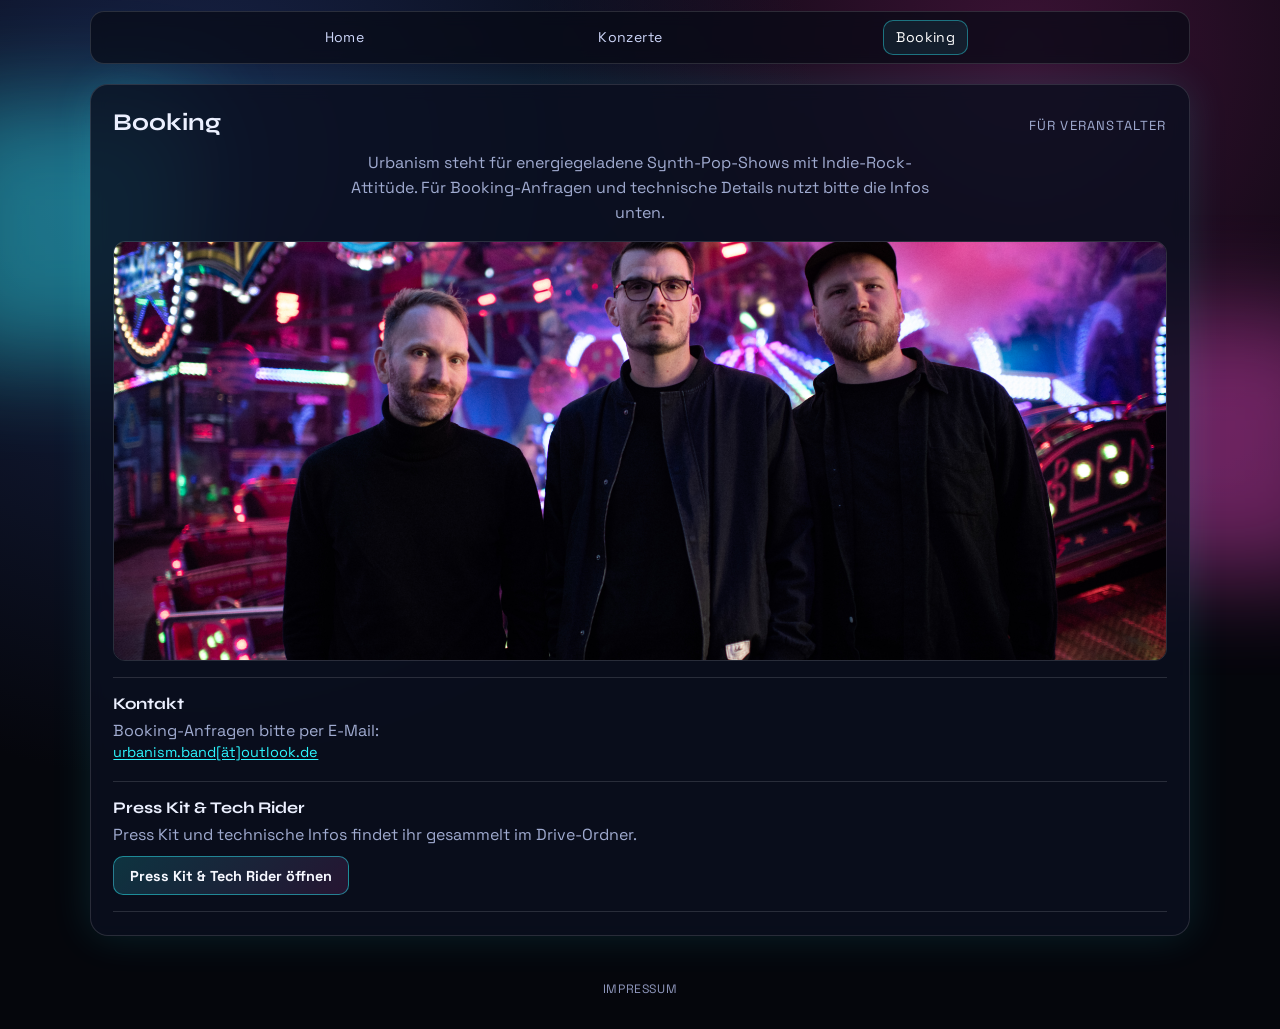
<file: booking.html>
<!doctype html>
<html lang="de">
  <head>
    <meta charset="utf-8" />
    <meta name="viewport" content="width=device-width, initial-scale=1" />
    <link rel="icon" type="image/svg+xml" href="static/images/logos/favicon.svg" />
    <title>Urbanism - Synth Pop aus Kassel</title>
    <meta name="description" content="Booking, Press Kit und Tech Rider für Urbanism (Synth Pop / 80s Glow aus Kassel)." />
    <meta name="robots" content="index,follow" />
    <meta name="theme-color" content="#05060c" />
    <link rel="canonical" href="https://sh0rtcircuit.github.io/urbanism_website/booking.html" />

    <meta property="og:type" content="website" />
    <meta property="og:locale" content="de_DE" />
    <meta property="og:site_name" content="Urbanism" />
    <meta property="og:title" content="Urbanism - Booking" />
    <meta property="og:description" content="Booking, Press Kit und Tech Rider für Urbanism aus Kassel." />
    <meta property="og:url" content="https://sh0rtcircuit.github.io/urbanism_website/booking.html" />
    <meta property="og:image" content="https://sh0rtcircuit.github.io/urbanism_website/static/images/photos/DSC_5221.jpg" />
    <meta property="og:image:alt" content="Urbanism Booking" />

    <meta name="twitter:card" content="summary_large_image" />
    <meta name="twitter:title" content="Urbanism - Booking" />
    <meta name="twitter:description" content="Booking, Press Kit und Tech Rider für Urbanism aus Kassel." />
    <meta name="twitter:image" content="https://sh0rtcircuit.github.io/urbanism_website/static/images/photos/DSC_5221.jpg" />
    <link rel="preconnect" href="https://fonts.googleapis.com" />
    <link rel="preconnect" href="https://fonts.gstatic.com" crossorigin />
    <link
      href="https://fonts.googleapis.com/css2?family=Space+Grotesk:wght@400;500;700&family=Syne:wght@500;700;800&display=swap"
      rel="stylesheet"
    />
    <link
      rel="stylesheet"
      href="https://cdn.jsdelivr.net/npm/bootstrap-icons@1.11.3/font/bootstrap-icons.min.css"
    />
    <link rel="stylesheet" href="static/css/styles.css" />
  </head>
  <body>
    <div class="bg-glow bg-glow-1"></div>
    <div class="bg-glow bg-glow-2"></div>

    <header class="site-nav-wrap">
      <nav class="site-nav">
        <div class="nav-links">
          <a href="index.html">Home</a>
          <a href="concerts.html">Konzerte</a>
          <a class="active" href="booking.html">Booking</a>
        </div>
      </nav>
    </header>

    <main class="container">
      <section class="panel">
        <div class="panel-head">
          <h2>Booking</h2>
          <span>Für Veranstalter</span>
        </div>
        <p class="lead booking-lead">
          Urbanism steht für energiegeladene Synth-Pop-Shows mit Indie-Rock-Attitüde.
          Für Booking-Anfragen und technische Details nutzt bitte die Infos unten.
        </p>
        <figure class="booking-visual">
          <img src="static/images/photos/DSC_5221.jpg" alt="Urbanism Live Foto" loading="lazy" />
        </figure>
        <div class="booking-flow">
          <article class="booking-item">
            <h3>Kontakt</h3>
            <p>
              Booking-Anfragen bitte per E-Mail:<br />
              <span data-obfuscated-email>E-Mail laden ...</span>
            </p>
          </article>

          <article class="booking-item">
            <h3>Press Kit &amp; Tech Rider</h3>
            <p>Press Kit und technische Infos findet ihr gesammelt im Drive-Ordner.</p>
            <a
              class="ticket"
              href="https://drive.google.com/drive/folders/1fu4XO4aoPFYFrfldd57vi5EBe_gwH91D?usp=sharing"
              target="_blank"
              rel="noreferrer"
            >Press Kit &amp; Tech Rider öffnen</a>
          </article>
        </div>
      </section>
    </main>

    <footer class="site-footer">
      <a href="impressum.html">Impressum</a>
    </footer>

    <script src="static/js/booking-contact.js"></script>
  </body>
</html>
</file>
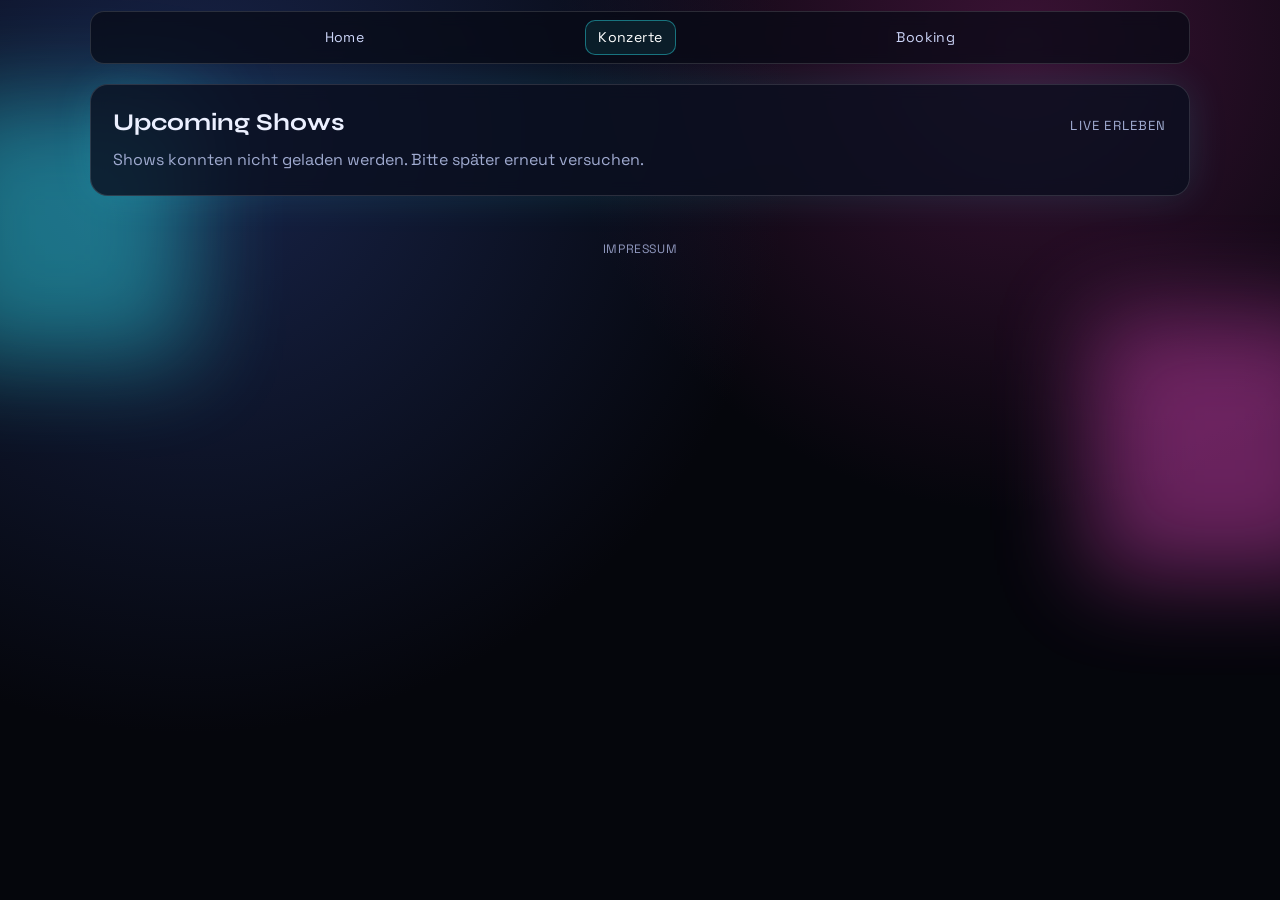
<file: concerts.html>
<!doctype html>
<html lang="de">
  <head>
    <meta charset="utf-8" />
    <meta name="viewport" content="width=device-width, initial-scale=1" />
    <link rel="icon" type="image/svg+xml" href="static/images/logos/favicon.svg" />
    <title>Urbanism - Synth Pop aus Kassel</title>
    <meta name="description" content="Upcoming Shows von Urbanism: Synth Pop / 80s Glow aus Kassel. Alle Live-Termine auf einen Blick." />
    <meta name="robots" content="index,follow" />
    <meta name="theme-color" content="#05060c" />
    <link rel="canonical" href="https://sh0rtcircuit.github.io/urbanism_website/concerts.html" />

    <meta property="og:type" content="website" />
    <meta property="og:locale" content="de_DE" />
    <meta property="og:site_name" content="Urbanism" />
    <meta property="og:title" content="Urbanism - Upcoming Shows" />
    <meta property="og:description" content="Upcoming Shows von Urbanism: Synth Pop / 80s Glow aus Kassel." />
    <meta property="og:url" content="https://sh0rtcircuit.github.io/urbanism_website/concerts.html" />
    <meta property="og:image" content="https://sh0rtcircuit.github.io/urbanism_website/static/images/photos/DSC_5221.jpg" />
    <meta property="og:image:alt" content="Urbanism Live" />

    <meta name="twitter:card" content="summary_large_image" />
    <meta name="twitter:title" content="Urbanism - Upcoming Shows" />
    <meta name="twitter:description" content="Upcoming Shows von Urbanism: Synth Pop / 80s Glow aus Kassel." />
    <meta name="twitter:image" content="https://sh0rtcircuit.github.io/urbanism_website/static/images/photos/DSC_5221.jpg" />
    <link rel="preconnect" href="https://fonts.googleapis.com" />
    <link rel="preconnect" href="https://fonts.gstatic.com" crossorigin />
    <link
      href="https://fonts.googleapis.com/css2?family=Space+Grotesk:wght@400;500;700&family=Syne:wght@500;700;800&display=swap"
      rel="stylesheet"
    />
    <link
      rel="stylesheet"
      href="https://cdn.jsdelivr.net/npm/bootstrap-icons@1.11.3/font/bootstrap-icons.min.css"
    />
    <link rel="stylesheet" href="static/css/styles.css" />
  </head>
  <body>
    <div class="bg-glow bg-glow-1"></div>
    <div class="bg-glow bg-glow-2"></div>

    <header class="site-nav-wrap">
      <nav class="site-nav">
        <div class="nav-links">
          <a href="index.html">Home</a>
          <a class="active" href="concerts.html">Konzerte</a>
          <a href="booking.html">Booking</a>
        </div>
      </nav>
    </header>

    <main class="container">
      <section class="panel">
        <div class="panel-head">
          <h2>Upcoming Shows</h2>
          <span>Live erleben</span>
        </div>
        <div
          data-shows-root
          data-source-url="https://docs.google.com/spreadsheets/d/e/2PACX-1vSOlTEvbpt1radzheruEhEjNFKFpf1H4zI-ONorZW_UjMf4OuShE2CFZKJzti63Lj1dE3pU7eIrt_u0/pub?output=csv"
        >
          <p class="empty-state" data-shows-status>Shows werden geladen ...</p>
          <ul class="show-list" data-shows-list></ul>
        </div>
      </section>
    </main>

    <footer class="site-footer">
      <a href="impressum.html">Impressum</a>
    </footer>

    <script src="static/js/concerts-sheet.js"></script>
  </body>
</html>
</file>
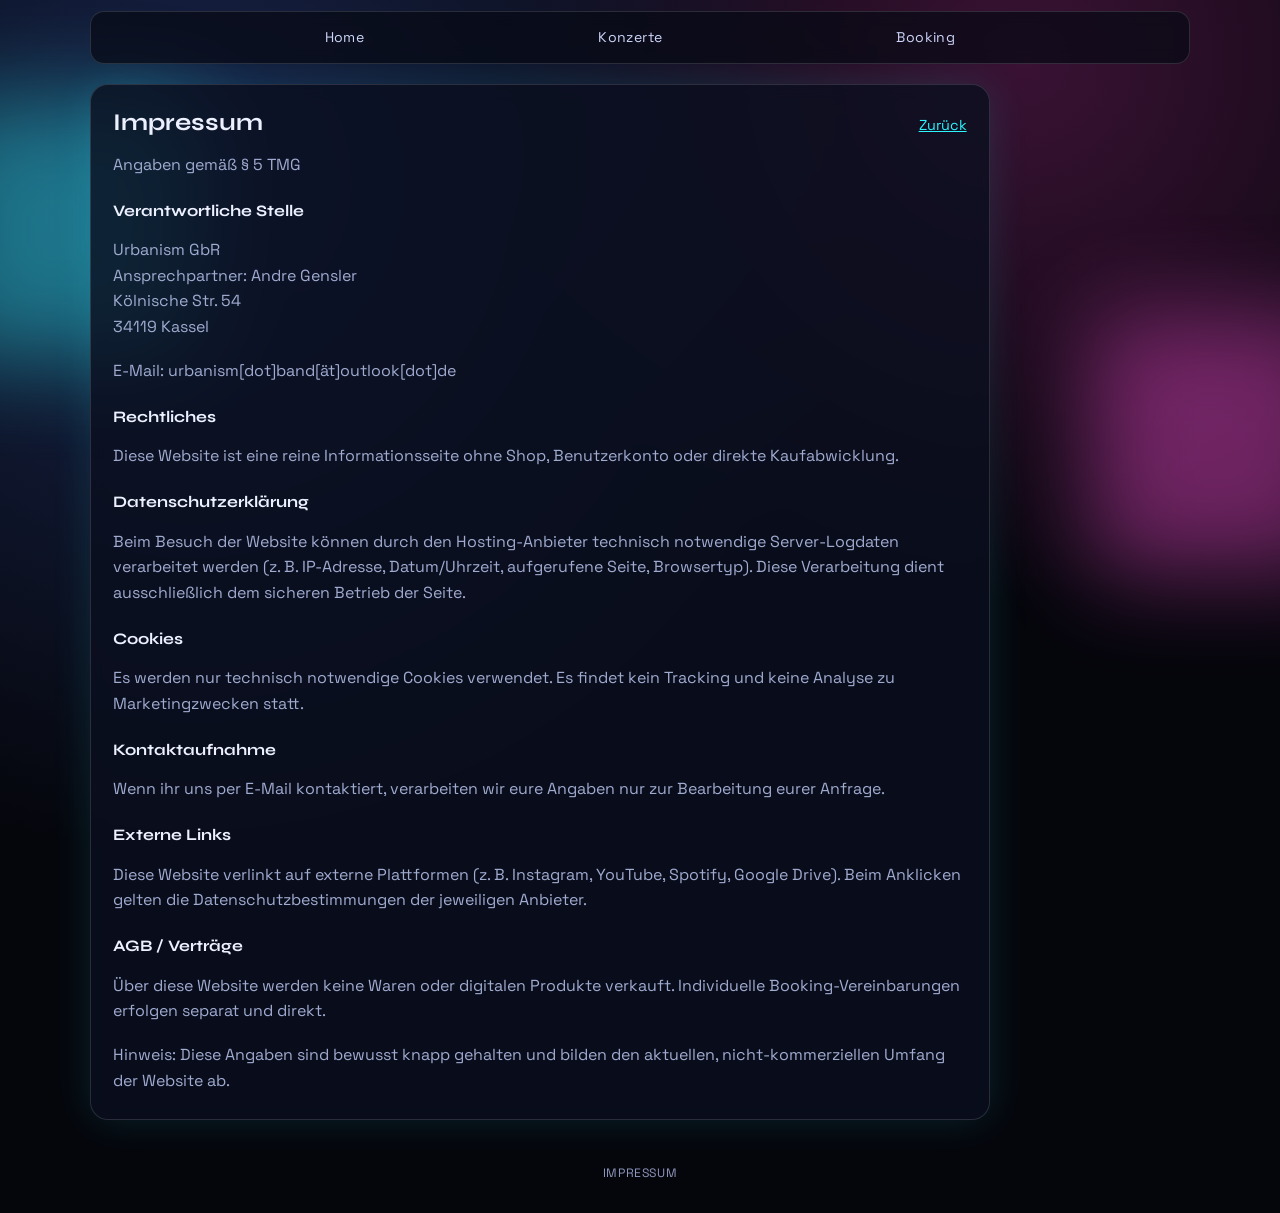
<file: impressum.html>
<!doctype html>
<html lang="de">
  <head>
    <meta charset="utf-8" />
    <meta name="viewport" content="width=device-width, initial-scale=1" />
    <link rel="icon" type="image/svg+xml" href="static/images/logos/favicon.svg" />
    <title>Urbanism - Synth Pop aus Kassel</title>
    <meta name="description" content="Impressum und rechtliche Hinweise von Urbanism." />
    <meta name="robots" content="index,follow" />
    <meta name="theme-color" content="#05060c" />
    <link rel="canonical" href="https://sh0rtcircuit.github.io/urbanism_website/impressum.html" />

    <meta property="og:type" content="website" />
    <meta property="og:locale" content="de_DE" />
    <meta property="og:site_name" content="Urbanism" />
    <meta property="og:title" content="Urbanism - Impressum" />
    <meta property="og:description" content="Impressum und rechtliche Hinweise von Urbanism." />
    <meta property="og:url" content="https://sh0rtcircuit.github.io/urbanism_website/impressum.html" />
    <meta property="og:image" content="https://sh0rtcircuit.github.io/urbanism_website/static/images/logos/urbanism_logo_transparent_inverted_crop.png" />
    <meta property="og:image:alt" content="Urbanism Logo" />

    <meta name="twitter:card" content="summary_large_image" />
    <meta name="twitter:title" content="Urbanism - Impressum" />
    <meta name="twitter:description" content="Impressum und rechtliche Hinweise von Urbanism." />
    <meta name="twitter:image" content="https://sh0rtcircuit.github.io/urbanism_website/static/images/logos/urbanism_logo_transparent_inverted_crop.png" />
    <link rel="preconnect" href="https://fonts.googleapis.com" />
    <link rel="preconnect" href="https://fonts.gstatic.com" crossorigin />
    <link
      href="https://fonts.googleapis.com/css2?family=Space+Grotesk:wght@400;500;700&family=Syne:wght@500;700;800&display=swap"
      rel="stylesheet"
    />
    <link
      rel="stylesheet"
      href="https://cdn.jsdelivr.net/npm/bootstrap-icons@1.11.3/font/bootstrap-icons.min.css"
    />
    <link rel="stylesheet" href="static/css/styles.css" />
  </head>
  <body>
    <div class="bg-glow bg-glow-1"></div>
    <div class="bg-glow bg-glow-2"></div>

    <header class="site-nav-wrap">
      <nav class="site-nav">
        <div class="nav-links">
          <a href="index.html">Home</a>
          <a href="concerts.html">Konzerte</a>
          <a href="booking.html">Booking</a>
        </div>
      </nav>
    </header>

    <main class="container">
      <section class="panel legal-panel">
        <div class="panel-head">
          <h2>Impressum</h2>
          <a class="subtle-link" href="index.html">Zurück</a>
        </div>

        <div class="legal-copy">
          <p class="notes">Angaben gemäß § 5 TMG</p>

          <h3>Verantwortliche Stelle</h3>
          <p>
            Urbanism GbR<br />
            Ansprechpartner: Andre Gensler<br />
            Kölnische Str. 54<br />
            34119 Kassel
          </p>
          <p>E-Mail: urbanism[dot]band[ät]outlook[dot]de</p>

          <h3>Rechtliches</h3>
          <p>
            Diese Website ist eine reine Informationsseite ohne Shop, Benutzerkonto
            oder direkte Kaufabwicklung.
          </p>

          <h3>Datenschutzerklärung</h3>
          <p>
            Beim Besuch der Website können durch den Hosting-Anbieter technisch
            notwendige Server-Logdaten verarbeitet werden (z. B. IP-Adresse,
            Datum/Uhrzeit, aufgerufene Seite, Browsertyp). Diese Verarbeitung
            dient ausschließlich dem sicheren Betrieb der Seite.
          </p>

          <h3>Cookies</h3>
          <p>
            Es werden nur technisch notwendige Cookies verwendet. Es findet kein
            Tracking und keine Analyse zu Marketingzwecken statt.
          </p>

          <h3>Kontaktaufnahme</h3>
          <p>
            Wenn ihr uns per E-Mail kontaktiert, verarbeiten wir eure Angaben nur
            zur Bearbeitung eurer Anfrage.
          </p>

          <h3>Externe Links</h3>
          <p>
            Diese Website verlinkt auf externe Plattformen (z. B. Instagram,
            YouTube, Spotify, Google Drive). Beim Anklicken gelten die
            Datenschutzbestimmungen der jeweiligen Anbieter.
          </p>

          <h3>AGB / Verträge</h3>
          <p>
            Über diese Website werden keine Waren oder digitalen Produkte verkauft.
            Individuelle Booking-Vereinbarungen erfolgen separat und direkt.
          </p>

          <p>
            Hinweis: Diese Angaben sind bewusst knapp gehalten und bilden den
            aktuellen, nicht-kommerziellen Umfang der Website ab.
          </p>
        </div>
      </section>
    </main>

    <footer class="site-footer">
      <a href="impressum.html">Impressum</a>
    </footer>
  </body>
</html>
</file>
<file: static/css/styles.css>
:root {
  --bg: #05060c;
  --panel: #0b1020cc;
  --text: #ecf0ff;
  --muted: #a0abd0;
  --cyan: #2df6ff;
  --pink: #ff4fd8;
  --lime: #b2ff59;
  --danger: #ff6b85;
  --border: #ffffff22;
  --shadow: 0 0 40px #2df6ff1f;
}

html {
  width: 100%;
  max-width: 100%;
  overflow-x: clip;
  -webkit-text-size-adjust: 100%;
}

* {
  box-sizing: border-box;
}

body {
  margin: 0;
  width: 100%;
  max-width: 100%;
  font-family: "Space Grotesk", sans-serif;
  color: var(--text);
  background: radial-gradient(circle at 15% 15%, #18244a 0%, transparent 45%),
    radial-gradient(circle at 80% 5%, #3a1234 0%, transparent 35%), var(--bg);
  min-height: 100vh;
  overflow-x: clip;
}

h1,
h2,
h3,
.eyebrow {
  margin: 0;
  font-family: "Syne", sans-serif;
}

p {
  margin: 0.2rem 0;
  color: var(--muted);
}

.bg-glow {
  position: fixed;
  width: 260px;
  height: 260px;
  filter: blur(48px);
  z-index: -2;
  opacity: 0.4;
}

.bg-glow-1 {
  background: var(--cyan);
  left: -70px;
  top: 100px;
}

.bg-glow-2 {
  background: var(--pink);
  right: -70px;
  top: 35%;
}

.site-nav-wrap {
  position: sticky;
  top: 0;
  z-index: 20;
  padding: 0.7rem 0 0.3rem;
}

.site-nav {
  width: min(1100px, calc(100% - 1rem));
  margin: 0 auto;
  border: 1px solid var(--border);
  border-radius: 14px;
  padding: 0.5rem 0.8rem;
  display: flex;
  justify-content: center;
  align-items: center;
  backdrop-filter: blur(8px);
  background: #070b16b8;
}

.nav-links {
  display: flex;
  width: 100%;
  justify-content: space-evenly;
  gap: 0;
}

.nav-links a {
  color: #cdd5f8;
  text-decoration: none;
  font-size: 0.88rem;
  letter-spacing: 0.03em;
  padding: 0.45rem 0.75rem;
  border-radius: 10px;
  border: 1px solid transparent;
}

.nav-links a.active,
.nav-links a:hover {
  border-color: #2df6ff66;
  color: #ffffff;
  background: #2df6ff14;
}

.container {
  width: min(1100px, calc(100% - 1rem));
  margin: 1rem auto 2.8rem;
  display: grid;
  gap: 1.2rem;
}

.hero,
.panel {
  border: 1px solid var(--border);
  border-radius: 18px;
  padding: 1.4rem;
  backdrop-filter: blur(8px);
}

.panel {
  background: var(--panel);
  box-shadow: var(--shadow);
}

.hero-visual {
  min-height: min(78vh, 760px);
  position: relative;
  overflow: hidden;
  display: flex;
  justify-content: center;
  align-items: end;
  background: #040811;
  isolation: isolate;
}

.hero-visual::before {
  content: "";
  position: absolute;
  inset: -14px;
  background-image: var(--hero-image, url("../images/photos/DSC_5221.jpg"));
  background-size: cover;
  background-position: center;
  filter: blur(5px) saturate(1.1);
  z-index: 0;
}

.hero-overlay {
  position: absolute;
  inset: 0;
  background: linear-gradient(180deg, #0408115e 0%, #040811dd 65%, #040811f4 100%);
  z-index: 1;
}

.hero-content {
  position: relative;
  z-index: 2;
  max-width: 880px;
  width: 100%;
  margin: 0 auto;
  padding: 1rem;
  text-align: center;
}

.hero-logo {
  width: min(760px, 88vw);
  height: auto;
  display: block;
  margin: 0.2rem auto 0;
  filter: drop-shadow(0 0 22px #2df6ff4f);
}

.eyebrow {
  font-size: 0.82rem;
  color: var(--lime);
  letter-spacing: 0.14em;
  text-transform: uppercase;
  margin-bottom: 0.5rem;
}

.lead {
  max-width: 58ch;
  margin: 0.9rem auto 0;
  line-height: 1.55;
  text-align: center;
  overflow-wrap: break-word;
}

.link-grid {
  margin-top: 1.15rem;
  display: flex;
  flex-wrap: wrap;
  gap: 0.65rem;
  justify-content: center;
  width: 100%;
}

.social-link,
.ticket,
button {
  display: inline-flex;
  align-items: center;
  justify-content: center;
  gap: 0.45rem;
  border: 1px solid #2df6ff77;
  background: linear-gradient(135deg, #2df6ff2a, #ff4fd81f);
  color: #f6f8ff;
  border-radius: 10px;
  padding: 0.62rem 1rem;
  font-size: 0.9rem;
  font-weight: 700;
  text-decoration: none;
  cursor: pointer;
}

.social-link .bi {
  font-size: 1.05rem;
}

.brand-instagram .bi {
  color: #e4405f;
}

.brand-youtube .bi {
  color: #ff0000;
}

.brand-spotify .bi {
  color: #1db954;
}

.social-link:hover,
.ticket:hover,
button:hover {
  border-color: #ff4fd8b0;
  transform: translateY(-1px);
}

.panel-head {
  display: flex;
  justify-content: space-between;
  align-items: baseline;
  gap: 0.8rem;
  margin-bottom: 0.75rem;
}

.panel-head span {
  color: var(--muted);
  font-size: 0.82rem;
  text-transform: uppercase;
  letter-spacing: 0.09em;
}

.gallery {
  display: grid;
  gap: 0.8rem;
  grid-template-columns: repeat(2, minmax(0, 1fr));
}

.gallery figure {
  margin: 0;
  border-radius: 14px;
  border: 1px solid var(--border);
  overflow: hidden;
  min-height: 220px;
}

.gallery img {
  width: 100%;
  height: 100%;
  object-fit: cover;
}

.gallery-carousel {
  position: relative;
  width: 100%;
  max-width: 100%;
  overflow: hidden;
}

.gallery-track-wrap {
  width: 100%;
  max-width: 100%;
  overflow: hidden;
  border-radius: 12px;
  border: 1px solid var(--border);
  background: #070b16;
}

.gallery-track {
  display: flex;
  width: 100%;
  max-width: 100%;
  min-width: 0;
  transition: transform 0.35s ease;
  will-change: transform;
}

.gallery-slide {
  flex: 0 0 100%;
  width: 100%;
  min-width: 0;
  margin: 0;
  aspect-ratio: 3 / 2;
  max-height: min(62vh, 520px);
  overflow: hidden;
}

.gallery-slide img {
  display: block;
  width: 100%;
  height: 100%;
  object-fit: cover;
}

.gallery-controls {
  position: absolute;
  top: 50%;
  left: 0;
  right: 0;
  transform: translateY(-50%);
  display: flex;
  justify-content: space-between;
  padding: 0 0.55rem;
  pointer-events: none;
}

.gallery-arrow {
  width: 2.1rem;
  height: 2.1rem;
  border-radius: 999px;
  border: 1px solid #ffffff55;
  background: #060a16cc;
  color: #eef2ff;
  pointer-events: auto;
  padding: 0;
}

.gallery-arrow:hover {
  border-color: #2df6ffb8;
}

.gallery-dots {
  display: flex;
  justify-content: center;
  flex-wrap: wrap;
  gap: 0.45rem;
  margin-top: 0.65rem;
  max-width: 100%;
  overflow: hidden;
}

.gallery-dot {
  width: 0.52rem;
  height: 0.52rem;
  border-radius: 999px;
  border: 1px solid #ffffff5f;
  background: transparent;
  padding: 0;
}

.gallery-dot.is-active {
  background: var(--cyan);
  border-color: var(--cyan);
}

.show-list {
  list-style: none;
  margin: 0;
  padding: 0;
  display: grid;
  gap: 0.8rem;
}

.show-list li {
  border: 1px solid var(--border);
  border-radius: 12px;
  padding: 0.9rem;
  display: flex;
  justify-content: space-between;
  align-items: center;
  gap: 0.9rem;
  background: #0a0f1de0;
}

.show-date {
  color: var(--cyan);
  font-weight: 700;
}

.show-list h3 {
  margin-top: 0.1rem;
  font-size: 1.06rem;
}

.notes,
.empty-state {
  color: var(--muted);
}

.ticket-disabled {
  border-color: #ffffff2f;
  color: #ccd1ef;
  background: transparent;
}

.booking-flow {
  margin-top: 1rem;
  width: 100%;
  border-top: 1px solid var(--border);
}

.booking-visual {
  margin: 0.95rem 0 0.35rem;
  border-radius: 12px;
  overflow: hidden;
  border: 1px solid var(--border);
  max-height: 420px;
}

.booking-visual img {
  width: 100%;
  height: 100%;
  max-height: 420px;
  object-fit: cover;
  object-position: center 32%;
  display: block;
}

.booking-item {
  padding: 1rem 0;
  border-bottom: 1px solid var(--border);
}

.booking-item h3 {
  margin-bottom: 0.45rem;
  font-size: 1.02rem;
}

.booking-item .ticket {
  margin-top: 0.45rem;
}

.legal-panel {
  max-width: 900px;
}

.legal-copy {
  display: grid;
  gap: 0.75rem;
}

.legal-copy h3 {
  margin: 0.5rem 0 0.15rem;
  font-size: 1rem;
}

.legal-copy p {
  line-height: 1.6;
}

.site-footer {
  width: min(1100px, calc(100% - 1rem));
  margin: 0 auto 2rem;
  display: flex;
  justify-content: center;
  gap: 1rem;
}

.site-footer a {
  color: #8e96bc;
  text-decoration: none;
  font-size: 0.76rem;
  letter-spacing: 0.05em;
  text-transform: uppercase;
}

.site-footer a:hover {
  color: var(--cyan);
}

.flash-stack {
  position: fixed;
  right: 1rem;
  top: 1rem;
  display: grid;
  gap: 0.45rem;
  z-index: 30;
}

.flash {
  padding: 0.7rem 0.9rem;
  border-radius: 8px;
  border: 1px solid var(--border);
  background: #090f20ea;
  font-size: 0.9rem;
}

.flash-success {
  border-color: #7fff9970;
}

.flash-error {
  border-color: #ff6b8575;
}

.admin-shell .panel {
  box-shadow: 0 0 35px #ff4fd829;
}

.narrow {
  width: min(560px, 100%);
  margin-inline: auto;
}

.stack {
  display: grid;
  gap: 0.9rem;
}

.grid-form {
  display: grid;
  gap: 0.7rem;
  grid-template-columns: repeat(2, minmax(0, 1fr));
}

.grid-form .full {
  grid-column: 1 / -1;
}

.admin-card {
  border: 1px solid var(--border);
  border-radius: 12px;
  padding: 0.8rem;
  margin-bottom: 0.8rem;
  display: grid;
  gap: 0.6rem;
}

label {
  display: grid;
  gap: 0.3rem;
  color: #d8ddff;
  font-size: 0.86rem;
}

input,
textarea {
  width: 100%;
  border-radius: 10px;
  border: 1px solid #ffffff2f;
  background: #0a1020;
  color: var(--text);
  padding: 0.6rem 0.7rem;
  font: inherit;
}

.subtle-link {
  color: var(--cyan);
  font-size: 0.9rem;
}

.pseudo-link {
  text-decoration: underline;
  text-underline-offset: 0.12rem;
}

.danger {
  background: #ff6b8520;
  border-color: #ff6b8590;
}

@media (max-width: 820px) {
  .site-nav {
    flex-direction: column;
    align-items: start;
    gap: 0.4rem;
  }

  .nav-links {
    width: 100%;
    flex-wrap: wrap;
  }

  .container {
    width: min(700px, calc(100% - 1rem));
    margin-top: 0.8rem;
  }

  .hero-visual {
    min-height: 70vh;
  }

  .hero-content {
    padding: 0.7rem;
    max-width: 100%;
  }

  .hero-logo {
    width: min(78vw, 460px);
  }

  .home-page .panel,
  .home-page .hero {
    padding: 0.95rem;
  }

  .home-page .link-grid {
    justify-content: center;
    gap: 0.55rem;
  }

  .home-page .social-link {
    flex: 1 1 calc(50% - 0.55rem);
    max-width: calc(50% - 0.55rem);
    min-width: 0;
  }

  .home-page .gallery-carousel,
  .home-page .gallery-track-wrap {
    width: 100%;
    max-width: 100%;
  }

  .gallery,
  .grid-form,
  .show-list li {
    grid-template-columns: 1fr;
  }

  .show-list li {
    align-items: start;
  }
}

.hero-bg {
  position: absolute;
  inset: 0;
  width: 100%;
  height: 100%;
  object-fit: cover;
  object-position: center;
  filter: blur(5px) saturate(1.1);
  transform: scale(1.06);
  z-index: 0;
}
</file>
